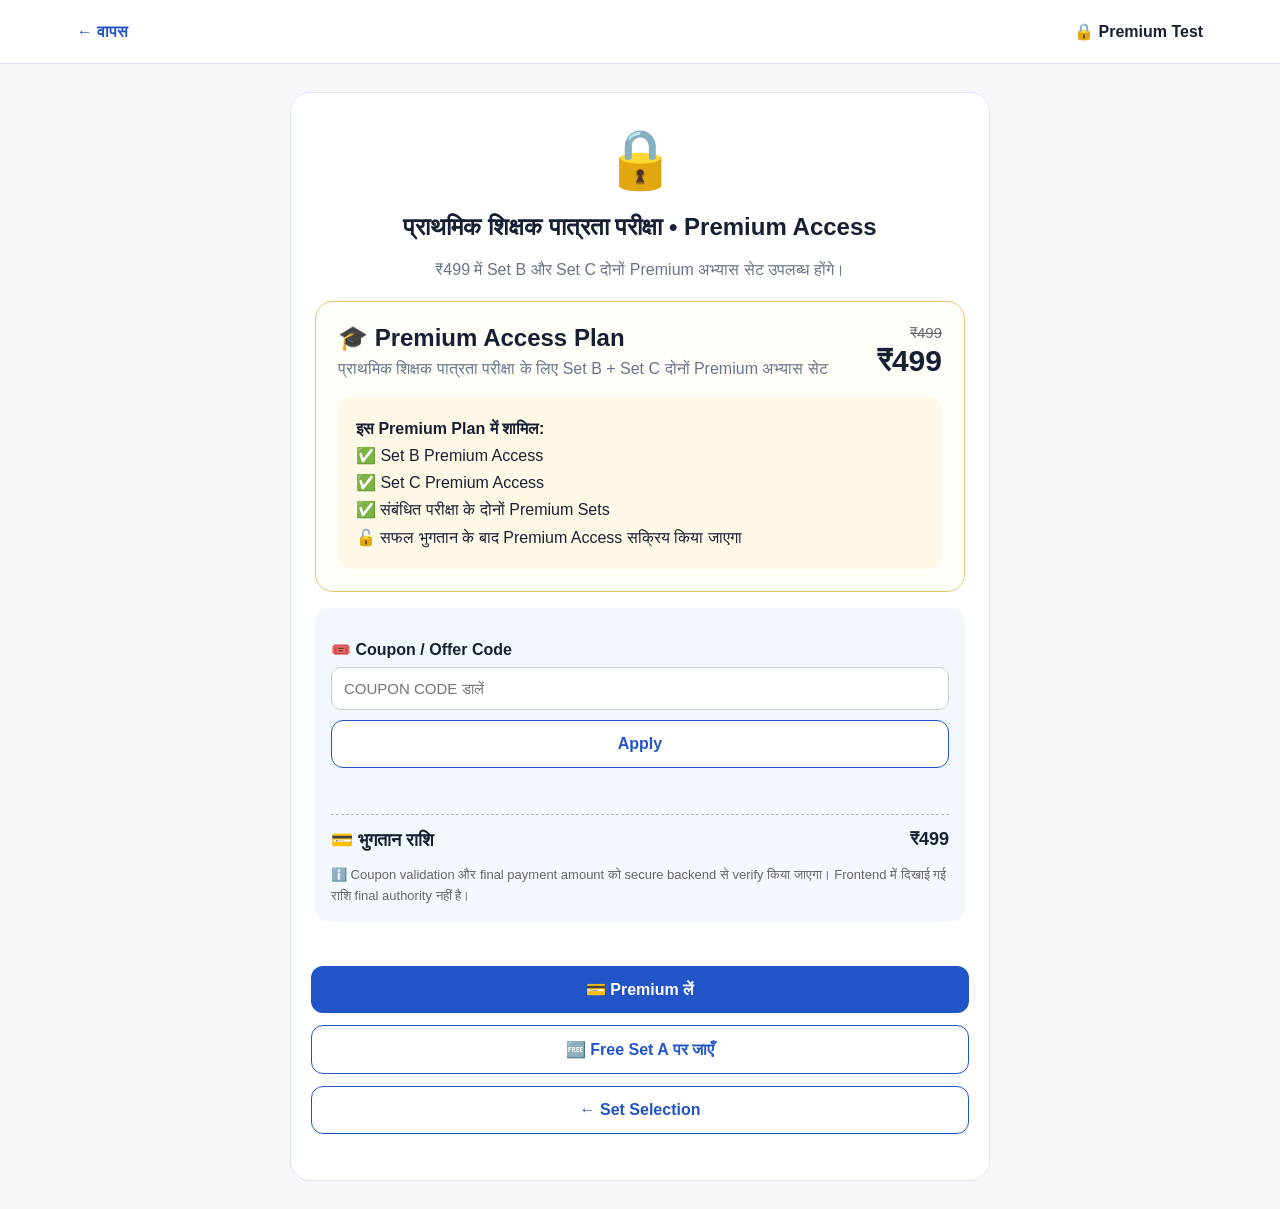
<file: premium.html>
<!doctype html>
<html lang="hi">
<head>
<meta charset="UTF-8">
<meta name="viewport" content="width=device-width,initial-scale=1.0">
<title>Premium Test | गणित सेतु</title>

<link rel="stylesheet" href="assets/css/style.css">

<style>
.premium-box{text-align:center;padding:32px 20px}
.premium-icon{font-size:58px;margin-bottom:12px}
.premium-actions{display:flex;gap:12px;justify-content:center;flex-wrap:wrap;margin-top:24px}
.premium-info{margin:20px auto 0;max-width:650px;text-align:left;padding:18px;border-radius:14px;background:#fff8e6;line-height:1.7}
.premium-plan{max-width:650px;margin:22px auto 0;padding:22px;border-radius:18px;border:1px solid #e7c56b;background:#fffdf7;text-align:left}
.plan-head{display:flex;justify-content:space-between;gap:16px;align-items:center;flex-wrap:wrap}
.plan-price{text-align:right}
.old-price{text-decoration:line-through;opacity:.65;font-size:15px}
.main-price{font-size:30px;font-weight:800;margin-top:2px}
.offer-box{max-width:650px;margin:16px auto 0;padding:16px;border-radius:14px;background:#f3f8ff;text-align:left}
.offer-box label{display:block;font-weight:700;margin-bottom:8px}
.coupon-row{display:flex;gap:10px;flex-wrap:wrap}
.coupon-row input{flex:1;min-width:190px;padding:12px;border-radius:10px;border:1px solid #ccc;font-size:15px;text-transform:uppercase}
.coupon-status{margin-top:10px;font-size:14px;min-height:20px}
.final-price{margin-top:16px;padding-top:14px;border-top:1px dashed #bbb;display:flex;justify-content:space-between;gap:12px;align-items:center;font-size:18px;font-weight:800}
.pay-btn{min-width:220px}
.payment-note{margin-top:14px;font-size:13px;line-height:1.6;color:#666}
</style>

<script src="https://checkout.razorpay.com/v1/checkout.js"></script>
</head>

<body>

<header class="simple-header">
<a id="backLink" href="tet.html">← वापस</a>
<div class="mini-brand">🔒 Premium Test</div>
</header>

<main class="page narrow">

<section class="panel premium-box">

<div class="premium-icon">🔒</div>

<h1 id="title">Premium Set</h1>

<p class="muted" id="subtitle">
यह अभ्यास सेट Premium Access के अंतर्गत उपलब्ध है।
</p>


<div class="premium-plan">

<div class="plan-head">

<div>
<h2 style="margin:0">🎓 Premium Access Plan</h2>

<p id="planText" class="muted" style="margin:8px 0 0">
Set B + Set C दोनों Premium अभ्यास सेट
</p>
</div>

<div class="plan-price">
<div class="old-price">₹499</div>
<div class="main-price" id="displayPrice">₹499</div>
</div>

</div>


<div class="premium-info" style="margin-top:18px">

<b>इस Premium Plan में शामिल:</b><br>

✅ Set B Premium Access<br>
✅ Set C Premium Access<br>
✅ संबंधित परीक्षा के दोनों Premium Sets<br>
🔓 सफल भुगतान के बाद Premium Access सक्रिय किया जाएगा

</div>

</div>


<div class="offer-box">

<label for="couponCode">🎟️ Coupon / Offer Code</label>

<div class="coupon-row">

<input
type="text"
id="couponCode"
placeholder="Coupon Code डालें"
autocomplete="off"
>

<button
type="button"
class="outline-btn"
id="applyCouponBtn"
>
Apply
</button>

</div>

<div class="coupon-status" id="couponStatus"></div>


<div class="final-price">

<span>💳 भुगतान राशि</span>

<span id="finalPrice">₹499</span>

</div>


<div class="payment-note">

ℹ️ Coupon validation और final payment amount को secure backend से verify किया जाएगा।
Frontend में दिखाई गई राशि final authority नहीं है।

</div>

</div>


<div class="premium-actions">

<button
type="button"
class="primary-btn pay-btn"
id="payNowBtn"
>
💳 Premium लें
</button>


<a
class="outline-btn"
id="freeSetLink"
href="#"
>
🆓 Free Set A पर जाएँ
</a>


<a
class="outline-btn"
id="backSetLink"
href="#"
>
← Set Selection
</a>

</div>


<div
class="payment-note"
id="paymentMessage"
></div>

</section>

</main>


<script>

/* =====================================
URL PARAMETERS
===================================== */

const p=new URLSearchParams(location.search);

const type=
p.get('type')==='secondary'
?'secondary'
:'primary';

const set=(p.get('set')||'B').toUpperCase();

const exam=
type==='secondary'
?'माध्यमिक शिक्षक पात्रता परीक्षा'
:'प्राथमिक शिक्षक पात्रता परीक्षा';


/* =====================================
PAGE TEXT
===================================== */

document.getElementById('title').textContent=
`${exam} • Premium Access`;

document.getElementById('subtitle').textContent=
`₹499 में Set B और Set C दोनों Premium अभ्यास सेट उपलब्ध होंगे।`;

document.getElementById('planText').textContent=
`${exam} के लिए Set B + Set C दोनों Premium अभ्यास सेट`;

document.getElementById('backLink').href=
`tet-sets.html?type=${type}`;

document.getElementById('backSetLink').href=
`tet-sets.html?type=${type}`;


/* =====================================
OWNER ACCESS
===================================== */

const ownerTeacherIds=['GS-T-0004'];

const currentTeacherId=String(
sessionStorage.getItem('ganit_setu_teacher_id')||
localStorage.getItem('ganit_setu_teacher_id')||
''
).trim().toUpperCase();


if(ownerTeacherIds.includes(currentTeacherId)){

document.getElementById('paymentMessage').innerHTML=
'👑 <b>Owner Access Active:</b> आपके लिए Premium Sets पहले से उपलब्ध हैं।';

document.getElementById('payNowBtn').style.display='none';

}


/* =====================================
FREE SET
===================================== */

const free=document.getElementById('freeSetLink');

free.href=
type==='primary'
?`tet-sets.html?type=primary`
:`tet-test.html?type=secondary&set=A`;


/* =====================================
PRICE
===================================== */

const BASE_PRICE=499;

function updatePriceUI(amount){

const safeAmount=Math.max(
0,
Number(amount)||BASE_PRICE
);

const formatted=
'₹'+safeAmount.toFixed(2).replace(/\.00$/,'');

document.getElementById('finalPrice').textContent=
formatted;

document.getElementById('displayPrice').textContent=
formatted;

}

updatePriceUI(BASE_PRICE);


/* =====================================
COUPON
===================================== */

document.getElementById('applyCouponBtn')
.addEventListener('click',function(){

const code=document.getElementById('couponCode')
.value.trim().toUpperCase();

const status=document.getElementById('couponStatus');

if(!code){

status.textContent=
'⚠️ कृपया Coupon Code डालें।';

updatePriceUI(BASE_PRICE);

return;

}

status.textContent=
'⏳ Coupon Code दर्ज हो गया है। Final validation secure payment process में होगी।';

updatePriceUI(BASE_PRICE);

});


/* =====================================
SUPABASE CONFIG
===================================== */

const SUPABASE_URL=
'https://cbgojvnbkosdehvwerth.supabase.co';

const SUPABASE_ANON_KEY=
'sb_publishable_a5XOePzNSNn72WQm_xrIAQ_cj5Z01W_';


const SUPABASE_FUNCTION_BASE=
`${SUPABASE_URL}/functions/v1`;

const CREATE_ORDER_URL=
`${SUPABASE_FUNCTION_BASE}/create-razorpay-order`;

const VERIFY_PAYMENT_URL=
`${SUPABASE_FUNCTION_BASE}/verify-razorpay-payment`;


/* =====================================
PAYMENT ELEMENTS
===================================== */

const paymentMessage=
document.getElementById('paymentMessage');

const payNowBtn=
document.getElementById('payNowBtn');


function showPaymentMessage(message){

paymentMessage.innerHTML=message;

}


/* =====================================
PAY NOW
===================================== */

payNowBtn.addEventListener(
'click',
async function(){

if(ownerTeacherIds.includes(currentTeacherId)) return;


if(!currentTeacherId){

showPaymentMessage(
'⚠️ <b>Teacher Login नहीं मिला।</b> कृपया पहले Login करें।'
);

return;

}


try{

payNowBtn.disabled=true;

payNowBtn.textContent=
'⏳ कृपया प्रतीक्षा करें...';

showPaymentMessage(
'🔐 सुरक्षित Payment Order बनाया जा रहा है...'
);


/* CREATE RAZORPAY ORDER */

const orderResponse=await fetch(
CREATE_ORDER_URL,
{

method:'POST',

headers:{
'Content-Type':'application/json',
'apikey':SUPABASE_ANON_KEY,
'Authorization':`Bearer ${SUPABASE_ANON_KEY}`
},

body:JSON.stringify({

teacher_id:currentTeacherId,

exam_type:type

})

}
);


const orderData=
await orderResponse.json();


if(!orderResponse.ok||!orderData.success){

throw new Error(
orderData.error||
'Payment Order बनाने में समस्या हुई।'
);

}


if(!window.Razorpay){

throw new Error(
'Razorpay Checkout load नहीं हुआ। कृपया page refresh करें।'
);

}


/* =====================================
OPEN RAZORPAY
===================================== */

const options={

key:orderData.key_id,

amount:orderData.amount,

currency:orderData.currency,

name:'गणित सेतु',

description:
`${exam} Premium Access - Set B + Set C`,

order_id:orderData.order_id,


/* =====================================
PAYMENT METHODS
UPI ENABLED
===================================== */

method:{

upi:true,

card:true,

netbanking:true,

wallet:true

},


/* =====================================
PAYMENT SUCCESS
===================================== */

handler:async function(response){

try{

showPaymentMessage(
'🔐 Payment verify किया जा रहा है...'
);


const verifyResponse=await fetch(
VERIFY_PAYMENT_URL,
{

method:'POST',

headers:{
'Content-Type':'application/json',
'apikey':SUPABASE_ANON_KEY,
'Authorization':`Bearer ${SUPABASE_ANON_KEY}`
},

body:JSON.stringify({

razorpay_order_id:
response.razorpay_order_id,

razorpay_payment_id:
response.razorpay_payment_id,

razorpay_signature:
response.razorpay_signature

})

}
);


const verifyData=
await verifyResponse.json();


if(!verifyResponse.ok||!verifyData.success){

throw new Error(
verifyData.error||
'Payment verification failed.'
);

}


showPaymentMessage(
'🎉 <b>Payment सफल!</b><br>'+
'✅ आपका Premium Access सक्रिय कर दिया गया है।<br>'+
'🔓 Set B और Set C अब उपलब्ध हैं।'
);


payNowBtn.textContent=
'✅ Premium Active';

payNowBtn.disabled=true;


setTimeout(function(){

window.location.href=
`tet-sets.html?type=${type}`;

},2500);


}catch(error){

console.error(
'Payment verification error:',
error
);

showPaymentMessage(
'⚠️ <b>Payment हुआ, लेकिन verification में समस्या आई:</b><br>'+
(error.message||
'कृपया support से संपर्क करें।')
);

payNowBtn.disabled=false;

payNowBtn.textContent=
'💳 Premium लें';

}

},


/* =====================================
PAYMENT WINDOW CLOSE
===================================== */

modal:{

ondismiss:function(){

payNowBtn.disabled=false;

payNowBtn.textContent=
'💳 Premium लें';

showPaymentMessage(
'ℹ️ Payment window बंद कर दी गई। कोई payment पूरा नहीं हुआ।'
);

}

},


theme:{
color:'#2563eb'
}

};


/* =====================================
CREATE RAZORPAY INSTANCE
===================================== */

const razorpay=
new Razorpay(options);


/* =====================================
PAYMENT FAILED
===================================== */

razorpay.on(
'payment.failed',

function(response){

console.error(
'Razorpay payment failed:',
response.error
);

payNowBtn.disabled=false;

payNowBtn.textContent=
'💳 Premium लें';

showPaymentMessage(
'❌ <b>Payment सफल नहीं हुआ।</b><br>'+
(
response.error?.description||
'कृपया दोबारा प्रयास करें।'
)
);

}

);


/* =====================================
OPEN PAYMENT WINDOW
===================================== */

razorpay.open();


}catch(error){

console.error(
'Create payment order error:',
error
);

showPaymentMessage(
'⚠️ <b>Payment शुरू नहीं हो सका:</b><br>'+
(
error.message||
'कृपया बाद में दोबारा प्रयास करें।'
)
);

payNowBtn.disabled=false;

payNowBtn.textContent=
'💳 Premium लें';

}

}

);

</script>


<script src="assets/js/ui.js"></script>

</body>
</html>
</file>
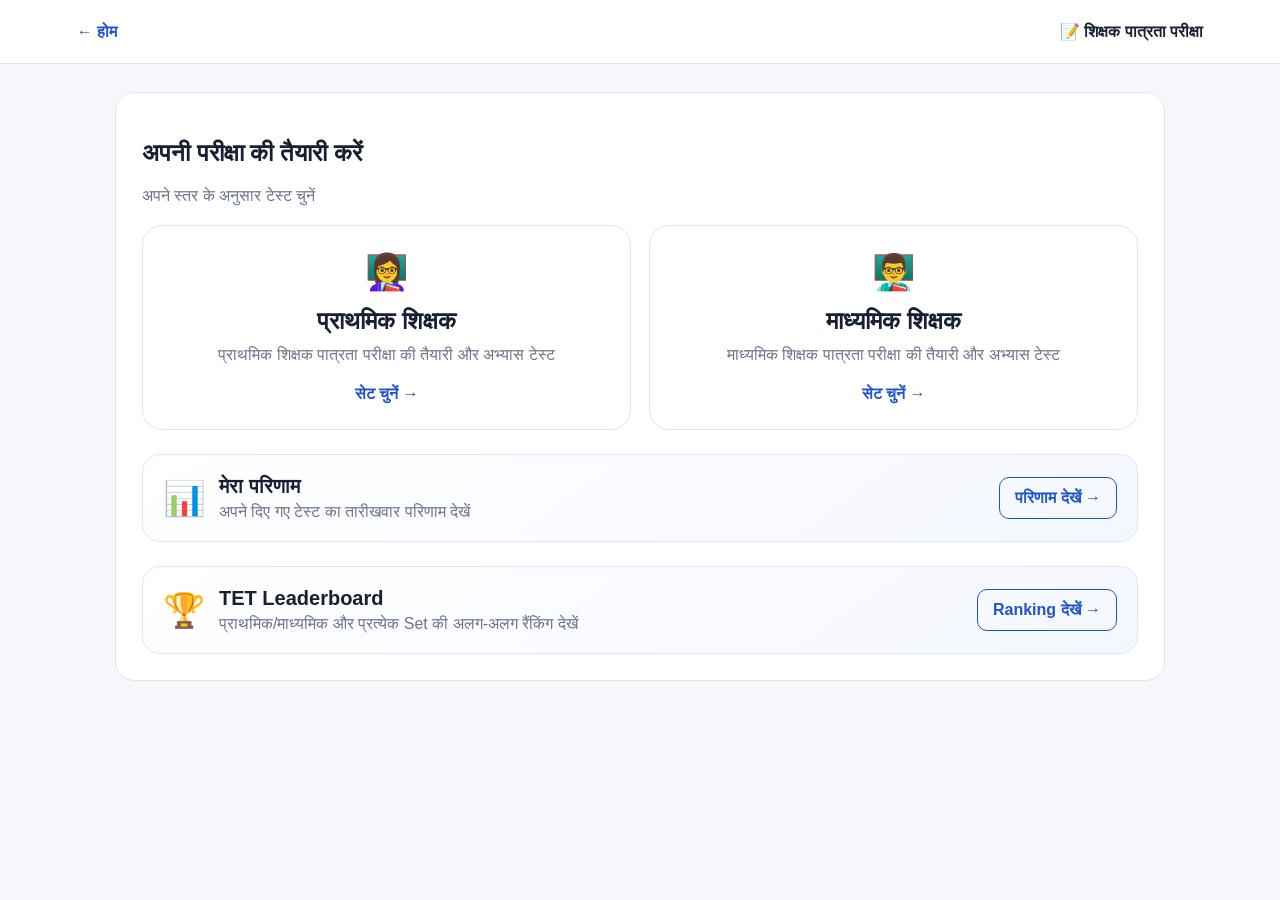
<file: tet.html>
<!doctype html>
<html lang="hi">
<head>
<meta charset="UTF-8"><meta name="viewport" content="width=device-width,initial-scale=1.0">
<title>शिक्षक पात्रता परीक्षा | गणित सेतु</title>
<link rel="stylesheet" href="assets/css/style.css">
</head>
<body>
<header class="simple-header"><a href="home.html">← होम</a><div class="mini-brand">📝 शिक्षक पात्रता परीक्षा</div></header>
<main class="page">
<section class="panel">
 <h1>अपनी परीक्षा की तैयारी करें</h1>
 <p class="muted">अपने स्तर के अनुसार टेस्ट चुनें</p>
 <div class="tet-grid">
  <a href="tet-sets.html?type=primary" class="type-card"><span>👩‍🏫</span><h2>प्राथमिक शिक्षक</h2><p>प्राथमिक शिक्षक पात्रता परीक्षा की तैयारी और अभ्यास टेस्ट</p><b>सेट चुनें →</b></a>
  <a href="tet-sets.html?type=secondary" class="type-card"><span>👨‍🏫</span><h2>माध्यमिक शिक्षक</h2><p>माध्यमिक शिक्षक पात्रता परीक्षा की तैयारी और अभ्यास टेस्ट</p><b>सेट चुनें →</b></a>
 </div>
 <div class="result-entry">
   <div><span>📊</span><div><h2>मेरा परिणाम</h2><p>अपने दिए गए टेस्ट का तारीखवार परिणाम देखें</p></div></div>
   <a class="outline-inline" href="teacher-results.html">परिणाम देखें →</a>
 </div>
 <div class="result-entry">
   <div><span>🏆</span><div><h2>TET Leaderboard</h2><p>प्राथमिक/माध्यमिक और प्रत्येक Set की अलग-अलग रैंकिंग देखें</p></div></div>
   <a class="outline-inline" href="leaderboard.html">Ranking देखें →</a>
 </div>
</section>
</main>
<script src="assets/js/ui.js"></script>
</body></html>
</file>
<file: assets/css/style.css>
*{box-sizing:border-box}body{margin:0;background:#f5f7fb;color:#172033;font-family:Arial,'Noto Sans Devanagari',sans-serif}a{text-decoration:none;color:inherit}
:root{--blue:#2155c7;--dark:#14213d;--line:#dfe5ef;--muted:#687489;--soft:#eef3ff}
.auth-page{min-height:100vh;display:grid;place-items:center;padding:20px;background:linear-gradient(135deg,#eef3ff,#fff)}
.auth-card{width:min(460px,100%);background:#fff;border:1px solid var(--line);border-radius:22px;padding:28px;box-shadow:0 15px 40px #1b2a5015}
.brand{display:flex;gap:14px;align-items:center;margin-bottom:25px}.logo-mark,.logo-small,.brand-badge{background:var(--blue);color:#fff;font-weight:800;display:grid;place-items:center;border-radius:16px}.logo-mark{width:58px;height:58px;font-size:22px}.brand h1{margin:0;font-size:27px}.brand p{margin:4px 0;color:var(--muted)}
.form-box h2{margin-bottom:4px}.muted{color:var(--muted)}label{display:block;font-weight:700;margin:16px 0 7px}input{width:100%;padding:14px;border:1px solid var(--line);border-radius:12px;font-size:16px}.primary-btn,.outline-btn{display:block;width:100%;padding:14px;border-radius:12px;border:0;font-size:16px;font-weight:700;text-align:center;cursor:pointer}.primary-btn{background:var(--blue);color:#fff;margin-top:20px}.outline-btn{background:#fff;border:1px solid var(--blue);color:var(--blue)}.demo-note{font-size:12px;color:#8993a5;text-align:center;margin-top:18px}
.topbar,.simple-header{min-height:64px;background:#fff;border-bottom:1px solid var(--line);display:flex;align-items:center;justify-content:space-between;padding:0 6%;position:sticky;top:0;z-index:5}.brand-inline{display:flex;align-items:center;gap:9px}.logo-small{width:34px;height:34px;border-radius:10px}.tag{font-size:12px;background:var(--soft);color:var(--blue);padding:5px 8px;border-radius:8px}.simple-header a{color:var(--blue);font-weight:700}.mini-brand{font-weight:800}
.page{width:min(1050px,92%);margin:28px auto}.narrow{width:min(700px,92%)}.welcome-card{background:linear-gradient(120deg,#eaf0ff,#fff);border:1px solid #dce5ff;border-radius:22px;padding:30px;display:flex;justify-content:space-between;align-items:center}.welcome-card h1{margin:4px 0 10px;font-size:30px}.eyebrow{font-size:12px;letter-spacing:2px;color:var(--blue);font-weight:700}.brand-badge{width:115px;height:115px;text-align:center;font-size:30px;flex-shrink:0}.brand-badge small{font-size:13px}
.school-card{display:grid;grid-template-columns:2fr 1fr 1fr;gap:14px;margin:16px 0}.school-card div,.summary-row div,.progress-cards div{background:#fff;border:1px solid var(--line);border-radius:14px;padding:17px}.school-card span,.school-card small{display:block;color:var(--muted);font-size:13px;margin-bottom:6px}
.home-actions{display:grid;grid-template-columns:repeat(3,1fr);gap:18px}.action-card,.type-card{background:#fff;border:1px solid var(--line);border-radius:20px;padding:26px;transition:.2s}.action-card:hover,.type-card:hover{transform:translateY(-3px);border-color:#aebff0}.action-card span,.type-card span{font-size:35px}.action-card h2,.type-card h2{margin:14px 0 8px}.action-card p,.type-card p{margin:0;color:var(--muted);line-height:1.5}.highlight{background:linear-gradient(145deg,#fff,#eef3ff)}
.panel{background:#fff;border:1px solid var(--line);border-radius:20px;padding:26px}.compact{margin-top:18px}.section-head{display:flex;justify-content:space-between;align-items:center;gap:15px}.section-head h1,.section-head h2{margin:0}.stats-grid{display:grid;grid-template-columns:repeat(4,1fr);gap:14px;margin-top:18px}.stat{border:1px solid var(--line);border-radius:15px;padding:18px}.stat span{font-size:25px}.stat b{display:block;font-size:25px;margin-top:7px}.stat small{color:var(--muted)}
.search{width:min(280px,100%)}.table-wrap{margin-top:20px}.table-head,.student-row,.result-row{display:grid;gap:12px;padding:15px 8px;border-bottom:1px solid var(--line);align-items:center}.table-head{background:#f7f9fd;font-weight:700}.student-table,.student-row{grid-template-columns:1fr 2fr 1fr 1fr}.result-table,.result-row{grid-template-columns:2fr 1fr 1fr 1fr 1fr}.status{font-size:12px;background:#eaf8f1;color:#14734b;padding:6px 9px;border-radius:20px;width:max-content}.summary-row{display:grid;grid-template-columns:repeat(3,1fr);gap:14px;margin:22px 0}.summary-row small{display:block;color:var(--muted)}.summary-row b{font-size:26px}
.tet-grid{display:grid;grid-template-columns:1fr 1fr;gap:18px;margin-top:20px}.type-card{text-align:center}.type-card b{display:block;color:var(--blue);margin-top:18px}.test-panel{min-height:450px}.test-meta{display:flex;justify-content:space-between;gap:10px;color:var(--muted);font-size:14px}.question-box{font-size:22px;line-height:1.6;font-weight:700;background:#f7f9fd;border-radius:16px;padding:22px;margin:20px 0}.options{display:grid;gap:12px}.options button{padding:17px;text-align:left;background:#fff;border:1px solid var(--line);border-radius:12px;font-size:16px;cursor:pointer}.options button.selected{border-color:var(--blue);background:var(--soft);color:var(--blue);font-weight:700}.test-nav{display:flex;gap:12px;margin-top:24px}.test-nav>*{flex:1}.success-box{margin-top:20px;background:#ecf8f1;border:1px solid #b9e3ca;border-radius:14px;padding:16px;color:#12613f}
.progress-cards{display:grid;grid-template-columns:repeat(3,1fr);gap:12px;margin:22px 0}.progress-cards span{display:block;color:var(--muted);font-size:13px}.progress-cards b{font-size:28px}.mini-result{display:grid;grid-template-columns:2fr 1fr 1fr;padding:14px;border-bottom:1px solid var(--line)}
@media(max-width:700px){.home-actions,.tet-grid{grid-template-columns:1fr}.school-card{grid-template-columns:1fr}.stats-grid{grid-template-columns:1fr 1fr}.summary-row,.progress-cards{grid-template-columns:1fr}.welcome-card{padding:22px}.brand-badge{width:75px;height:75px;font-size:22px}.student-table,.student-row{grid-template-columns:1fr 1.4fr 1fr}.student-table span:nth-child(4),.student-row span:nth-child(4){display:none}.result-table,.result-row{grid-template-columns:1.5fr 1fr 1fr}.result-table span:nth-child(4),.result-table span:nth-child(5),.result-row span:nth-child(4),.result-row span:nth-child(5){display:none}.test-meta{flex-wrap:wrap}.page{margin-top:18px}.topbar,.simple-header{padding:0 4%}}
.auth-switch{text-align:center;color:var(--muted);margin:16px 0 0}.auth-switch a{color:var(--blue);font-weight:700}
.set-grid{display:grid;grid-template-columns:repeat(3,1fr);gap:18px;margin-top:20px}.set-card{background:#fff;border:1px solid var(--line);border-radius:20px;padding:26px;text-align:center;transition:.2s}.set-card:hover{transform:translateY(-3px);border-color:#aebff0}.set-card span{font-size:38px}.set-card h2{margin:14px 0 8px}.set-card p{margin:0;color:var(--muted);line-height:1.5}.set-card b{display:block;color:var(--blue);margin-top:18px}.result-entry{margin-top:24px;padding:20px;border:1px solid #dce5ff;border-radius:18px;background:linear-gradient(145deg,#fff,#f4f7ff);display:flex;align-items:center;justify-content:space-between;gap:18px}.result-entry>div{display:flex;align-items:center;gap:14px}.result-entry span{font-size:34px}.result-entry h2{margin:0 0 5px;font-size:20px}.result-entry p{margin:0;color:var(--muted)}.outline-inline{border:1px solid var(--blue);color:var(--blue);font-weight:700;padding:11px 15px;border-radius:10px;white-space:nowrap}.empty-results{text-align:center;padding:45px 15px;color:var(--muted)}.empty-results span{font-size:50px}.empty-results h2{color:var(--dark);margin-bottom:8px}
@media(max-width:700px){.set-grid{grid-template-columns:1fr}.result-entry{align-items:flex-start;flex-direction:column}.outline-inline{width:100%;text-align:center}}


/* =========================================
   GANIT SETU CUSTOM APP POPUP
========================================= */
.ganit-popup-overlay{
  position:fixed;
  inset:0;
  z-index:99999;
  display:none;
  align-items:center;
  justify-content:center;
  padding:22px;
  background:rgba(15,23,42,.52);
  backdrop-filter:blur(3px);
}
.ganit-popup-overlay.show{display:flex}
.ganit-popup-card{
  width:min(420px,100%);
  background:#fff;
  border-radius:24px;
  padding:26px 22px 20px;
  box-shadow:0 24px 70px rgba(0,0,0,.25);
  text-align:center;
  animation:ganitPopupIn .18s ease-out;
}
.ganit-popup-icon{
  width:58px;
  height:58px;
  margin:0 auto 14px;
  border-radius:50%;
  display:grid;
  place-items:center;
  background:#eef3ff;
  font-size:28px;
}
.ganit-popup-message{
  color:#172033;
  font-size:17px;
  line-height:1.55;
  white-space:pre-line;
  margin:0 0 20px;
}
.ganit-popup-ok{
  min-width:120px;
  padding:12px 22px;
  border:0;
  border-radius:12px;
  background:var(--blue,#2155c7);
  color:#fff;
  font-size:16px;
  font-weight:700;
  cursor:pointer;
}
@keyframes ganitPopupIn{
  from{opacity:0;transform:scale(.94) translateY(8px)}
  to{opacity:1;transform:scale(1) translateY(0)}
}

.uppercase-input{text-transform:uppercase}
</file>
